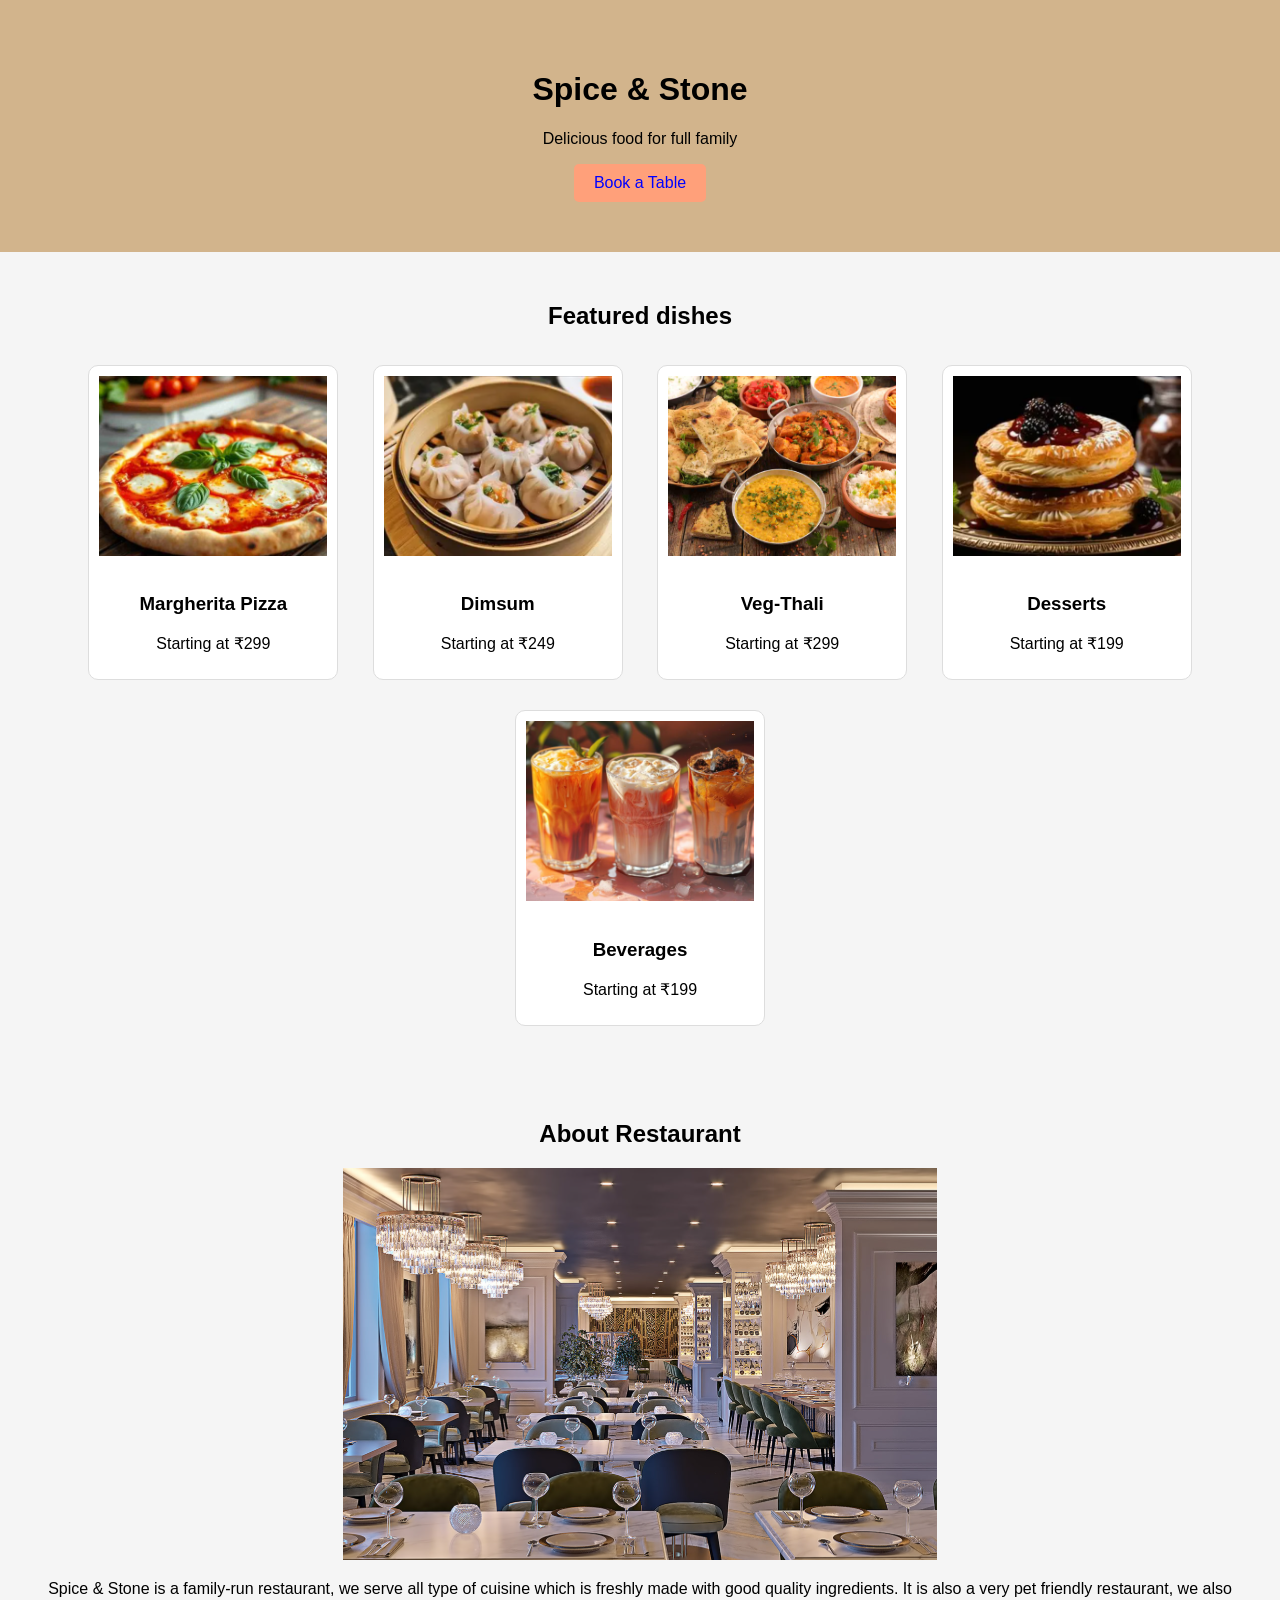
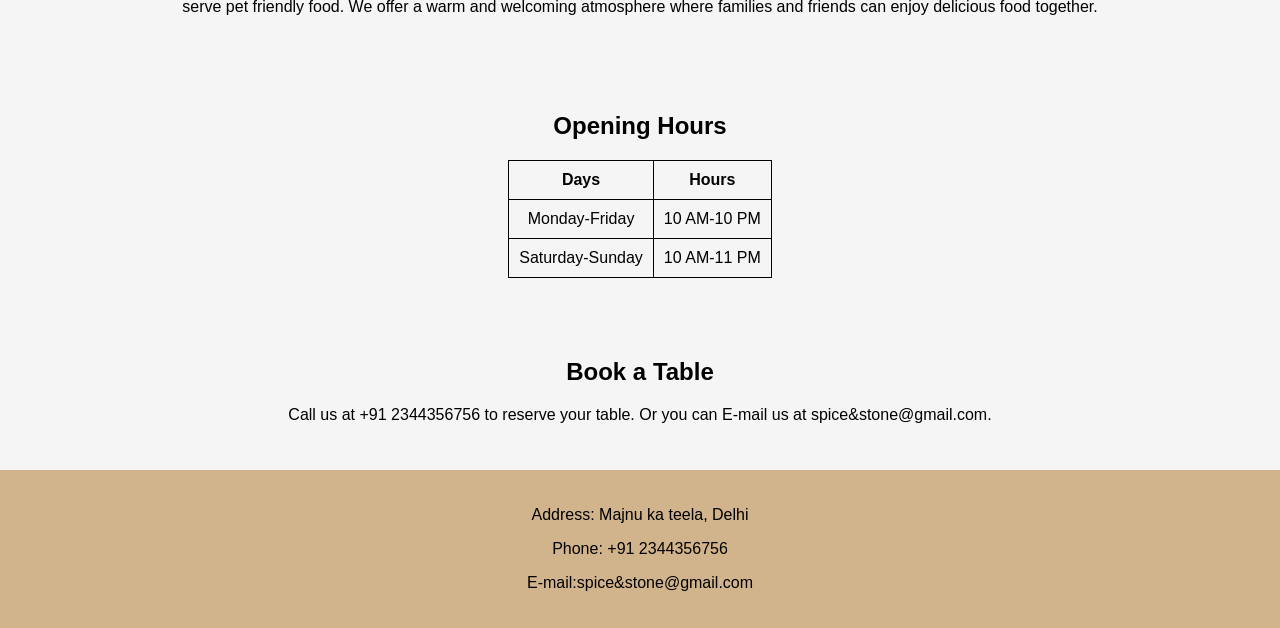
<file: index.html>
<!DOCTYPE html>
<html lang="en">
<head>
    <meta charset="UTF-8">
    <meta name="viewport" content="width=device-width, initial-scale=1.0">
    <title>Spice & Stone</title>
    <link rel="stylesheet" href="styles.css">
</head>
<body>
 <header>
    <h1>Spice & Stone</h1>
    <p>
        Delicious food for full family
    </p>
    <a href="#booking">Book a Table</a>
</header>
<section>
    <h2>Featured dishes</h2>
    <div class="card">
        
        <img
        src="pizza.jpg.png"
        alt="Pizza">
        <h3>Margherita Pizza</h3>
        <p>Starting at &#8377;299</p>
    </div>
    <div class="card">
        <img
        src="chinese.png"
        alt="Dimsum">
        <h3>Dimsum</h3>
        <p>Starting at &#8377;249</p>
    </div>
    <div class="card">
        <img
        src="indian.png"
        alt="indian">
        <h3>Veg-Thali</h3>
        <p>Starting at &#8377;299</p>
        </div>
        <div class="card">
        <img
        src="cakes&pastries.png"
        alt="cakes">
        <h3>Desserts</h3>
        <p>Starting at &#8377;199</p>
        </div>
        <div class="card">
        <img
        src="beverages.jpg.png"
        alt="Drink">
        <h3>Beverages</h3>
        <p>Starting at &#8377;199</p>
    </div>
</section>
<section>
    <h2>About Restaurant</h2>
    <img
    src="restaurant.jpg.png"
    alt="Restaurant">
    <p>
       Spice & Stone is a family-run restaurant, we serve all type of cuisine which is freshly made with good quality ingredients.
       It is also a very pet friendly restaurant, we also serve pet friendly food.  
       We offer a warm and welcoming atmosphere where families and friends can enjoy delicious food together.
    </p>
</section>
<section>
    <h2>Opening Hours</h2>
    <table>
        <tr>
            <th>Days</th>
            <th>Hours</th>
        </tr>
        <tr>
            <td>Monday-Friday</td>
            <td>10 AM-10 PM</td>
        </tr>
        <tr>
            <td>Saturday-Sunday</td>
            <td>10 AM-11 PM</td>
        </tr>

    </table>

</section>
<section id="Booking">
    <h2>Book a Table</h2>
    <p>
        Call us at +91 2344356756 to reserve your table. Or you can E-mail us at spice&stone@gmail.com.

    </p>
</section>
<footer>
    <p>
        Address: Majnu ka teela, Delhi
    </p>
    <p>Phone: +91 2344356756</p>
    <p>E-mail:spice&stone@gmail.com</p>
</footer>

 
</body>
</html>
</file>
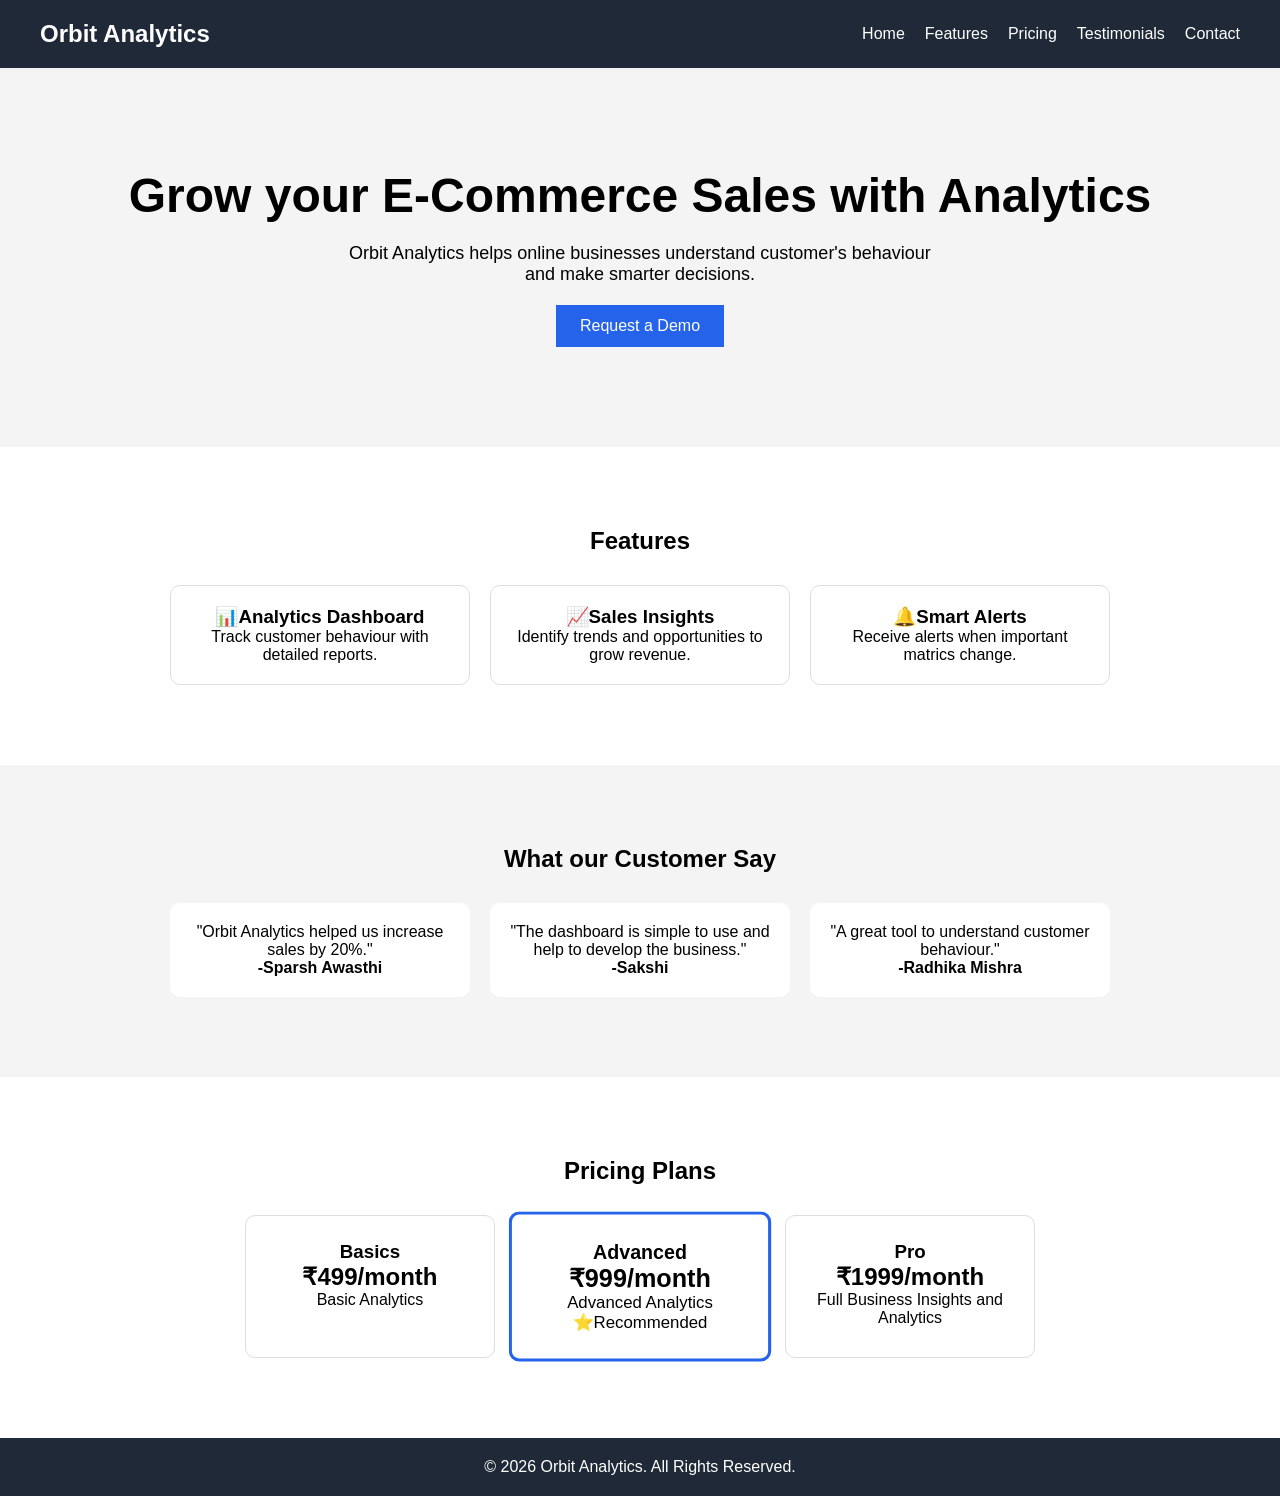
<file: startup-landing-page/index.html>
<!DOCTYPE html>
<html lang="en">
<head>
    <meta charset="UTF-8">
    <meta name="viewport" content="width=device-width, initial-scale=1.0">
    <title>Orbit Analytics</title>
    <link rel="stylesheet" href="style.css">
</head>
<body>
    <nav class="navbar">
        <h2>Orbit Analytics</h2>

        <ul class="nav-link">
            <li><a href="#">Home</a></li>
            <li><a href="#">Features</a></li>
            <li><a href="#">Pricing</a></li>
            <li><a href="#">Testimonials</a></li>
            <li><a href="#">Contact</a></li>
        </ul>
    </nav>
    <section class="hero">
        <h1>Grow your E-Commerce Sales with Analytics</h1>
        <p>Orbit Analytics helps online businesses understand customer's behaviour and make smarter decisions.</p>
        <a href="#" class="btn">Request a Demo</a>
    </section>
    <section class="Features">
        <h2>Features</h2>
        <div class="feature-container">
            <div class="feature-card">
                <h3>📊Analytics Dashboard</h3>
                <p>Track customer behaviour with detailed reports.</p>
            </div>
            <div class="feature-card">
                <h3>📈Sales Insights</h3>
                <p>Identify trends and opportunities to grow revenue.</p>
            </div>
            <div class="feature-card">
                <h3>🔔Smart Alerts</h3>
                <p>Receive alerts when important matrics change.</p>
            </div>
        </div>
    </section>
    <section class="Testimonials">
        <h2>What our Customer Say</h2>
        <div class="testimonials-container">
            <div class="testimonials-card">
                <p>"Orbit Analytics helped us increase sales by 20%."</p>
                <h4>-Sparsh Awasthi</h4>
            </div>
            <div class="testimonials-card">
                <p>"The dashboard is simple to use and help to develop the business."</p>
                <h4>-Sakshi</h4>
            </div>
            <div class="testimonials-card">
                <p>"A great tool to understand customer behaviour."</p>
                <h4>-Radhika Mishra</h4>
            </div>
        </div>
    </section>
    <section class="Pricing">
        <h2>Pricing Plans</h2>
        <div class="Pricing-container">
            <div class="price-card">
                <h3>Basics</h3>
                <h2>&#8377;499/month</h2>
                <p>Basic Analytics</p>
            </div>
            <div class="price-card recommended">
                <h3>Advanced</h3>
                <h2>&#8377;999/month</h2>
                <p>Advanced Analytics</p>
                <p>⭐Recommended</p>
            </div>
            <div class="price-card">
                <h3>Pro</h3>
                <h2>&#8377;1999/month</h2>
                <p>Full Business Insights and Analytics</p>
            </div>
        </div>
    </section>
    <footer class="footer">
        <p>&copy; 2026 Orbit Analytics. All Rights Reserved.</p>
    </footer>
</body>
</html>
</file>
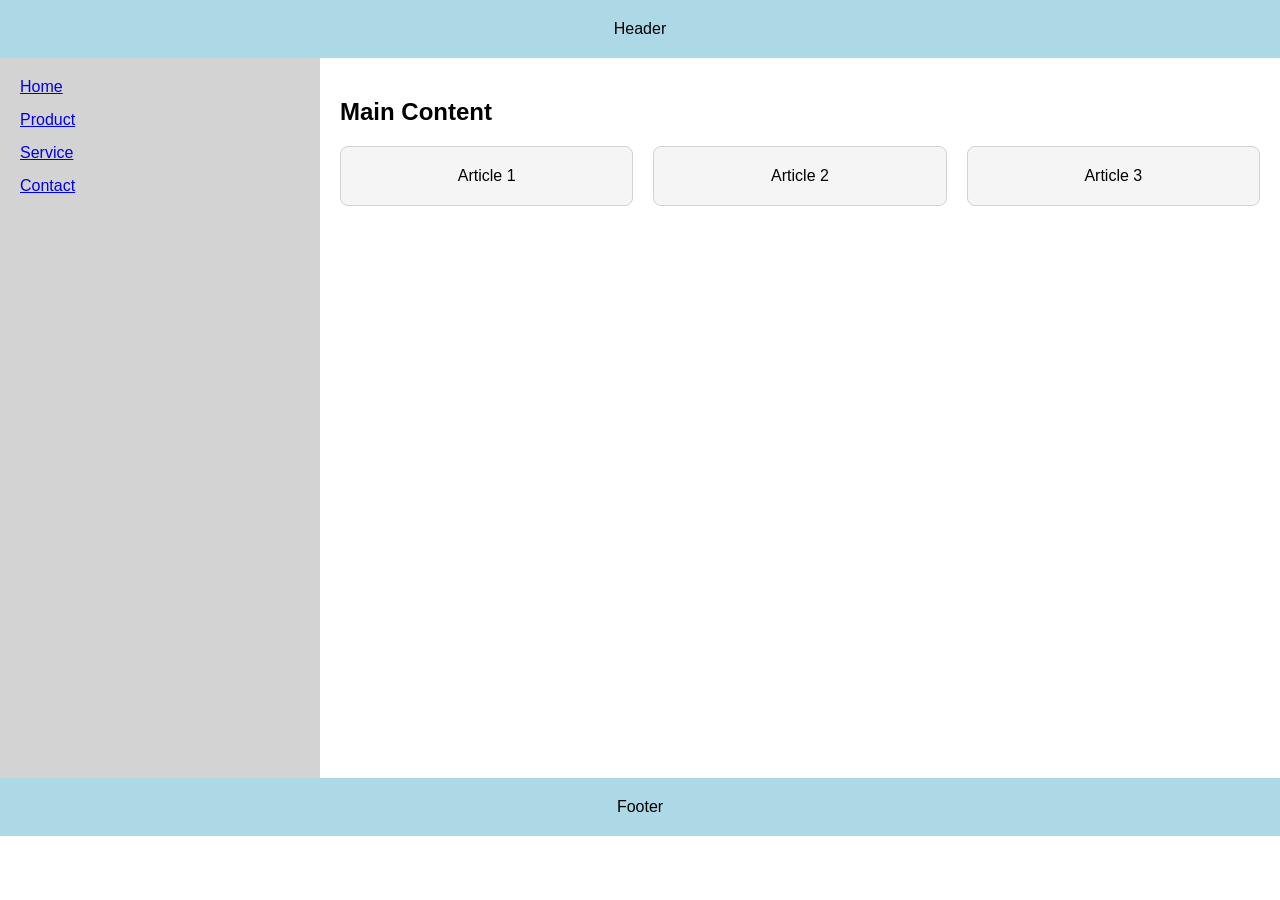
<file: layout.html>
<!DOCTYPE html>
<html lang="en">
<head>
    <meta charset="UTF-8">
    <meta name="viewport" content="width=device-width, initial-scale=1.0">
    <title>Layout</title>
    <link rel="stylesheet" href="layout.css">
</head>
<body>
    <header>Header</header>
    <div class="container">
        <aside class="sidebar">
            <a href="#">Home</a>
            <a href="#">Product</a>
            <a href="#">Service</a>
            <a href="#">Contact</a>
        </aside>
        <main class="content">
            <h2>Main Content</h2>
            <div class="articles">
                <div class="article-card">Article 1</div>
                <div class="article-card">Article 2</div>
                <div class="article-card">Article 3</div>
            </div>
        </main>
    </div>
    <footer>Footer</footer>
</body>
</html>
</file>
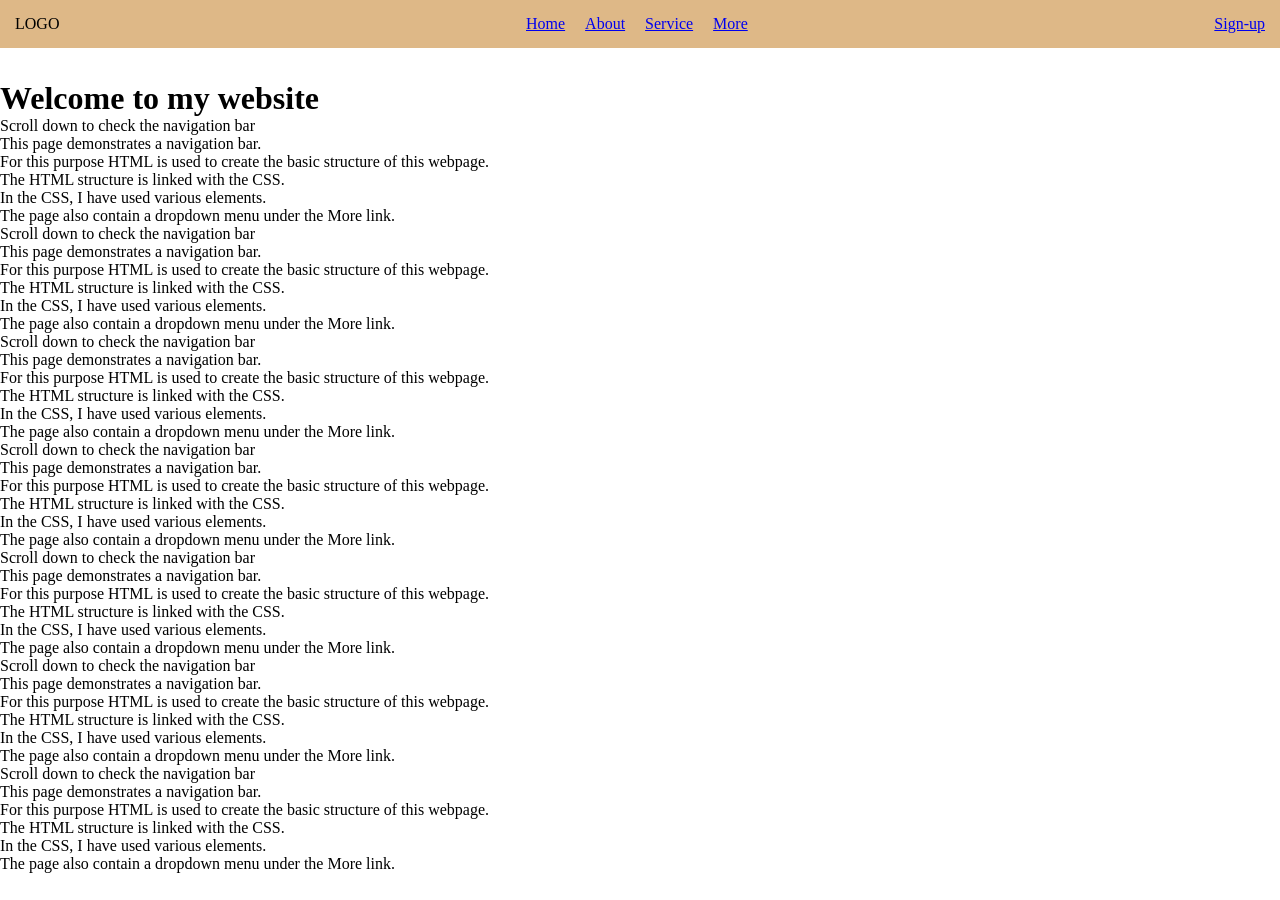
<file: nav.html>
<!DOCTYPE html>
<html lang="en">
<head>
    <meta charset="UTF-8">
    <meta name="viewport" content="width=device-width, initial-scale=1.0">
    <title>Navigation Bar</title>
    <link rel="stylesheet" href="nav.css">
</head>
<body>
    <nav>
        <div class="logo">
            LOGO
        </div>
        <ul class="Navigation-links">
            <li><a href="#">Home</a></li>
            <li><a href="#">About</a></li>
            <li><a href="#">Service</a></li>
            <li class="dropdown">
                <a href="#">More</a>
                <ul class="dropdown-menu">
                    <li><a href="#">Blog</a></li>
                    <li><a href="#">Career</a></li>
                    <li><a href="#">Contact</a></li>
                </ul>
            </li>
        </ul>
        <a href="#" class="CTA-Button">Sign-up</a>
    </nav>
    <h1>Welcome to my website</h1>
    <p>Scroll down to check the navigation bar</p>
    <p>This page demonstrates a navigation bar.</p>
    <p>For this purpose HTML is used to create the basic structure of this webpage.</p>
    <p>The HTML structure is linked with the CSS.</p>
    <p>In the CSS, I have used various elements.</p>
    <p>The page also contain a dropdown menu under the More link.</p>
    <p>Scroll down to check the navigation bar</p>
    <p>This page demonstrates a navigation bar.</p>
    <p>For this purpose HTML is used to create the basic structure of this webpage.</p>
    <p>The HTML structure is linked with the CSS.</p>
    <p>In the CSS, I have used various elements.</p>
    <p>The page also contain a dropdown menu under the More link.</p>
    <p>Scroll down to check the navigation bar</p>
    <p>This page demonstrates a navigation bar.</p>
    <p>For this purpose HTML is used to create the basic structure of this webpage.</p>
    <p>The HTML structure is linked with the CSS.</p>
    <p>In the CSS, I have used various elements.</p>
    <p>The page also contain a dropdown menu under the More link.</p>
    <p>Scroll down to check the navigation bar</p>
    <p>This page demonstrates a navigation bar.</p>
    <p>For this purpose HTML is used to create the basic structure of this webpage.</p>
    <p>The HTML structure is linked with the CSS.</p>
    <p>In the CSS, I have used various elements.</p>
    <p>The page also contain a dropdown menu under the More link.</p>
    <p>Scroll down to check the navigation bar</p>
    <p>This page demonstrates a navigation bar.</p>
    <p>For this purpose HTML is used to create the basic structure of this webpage.</p>
    <p>The HTML structure is linked with the CSS.</p>
    <p>In the CSS, I have used various elements.</p>
    <p>The page also contain a dropdown menu under the More link.</p>
    <p>Scroll down to check the navigation bar</p>
    <p>This page demonstrates a navigation bar.</p>
    <p>For this purpose HTML is used to create the basic structure of this webpage.</p>
    <p>The HTML structure is linked with the CSS.</p>
    <p>In the CSS, I have used various elements.</p>
    <p>The page also contain a dropdown menu under the More link.</p>
    <p>Scroll down to check the navigation bar</p>
    <p>This page demonstrates a navigation bar.</p>
    <p>For this purpose HTML is used to create the basic structure of this webpage.</p>
    <p>The HTML structure is linked with the CSS.</p>
    <p>In the CSS, I have used various elements.</p>
    <p>The page also contain a dropdown menu under the More link.</p>
</body>
</html>
</file>
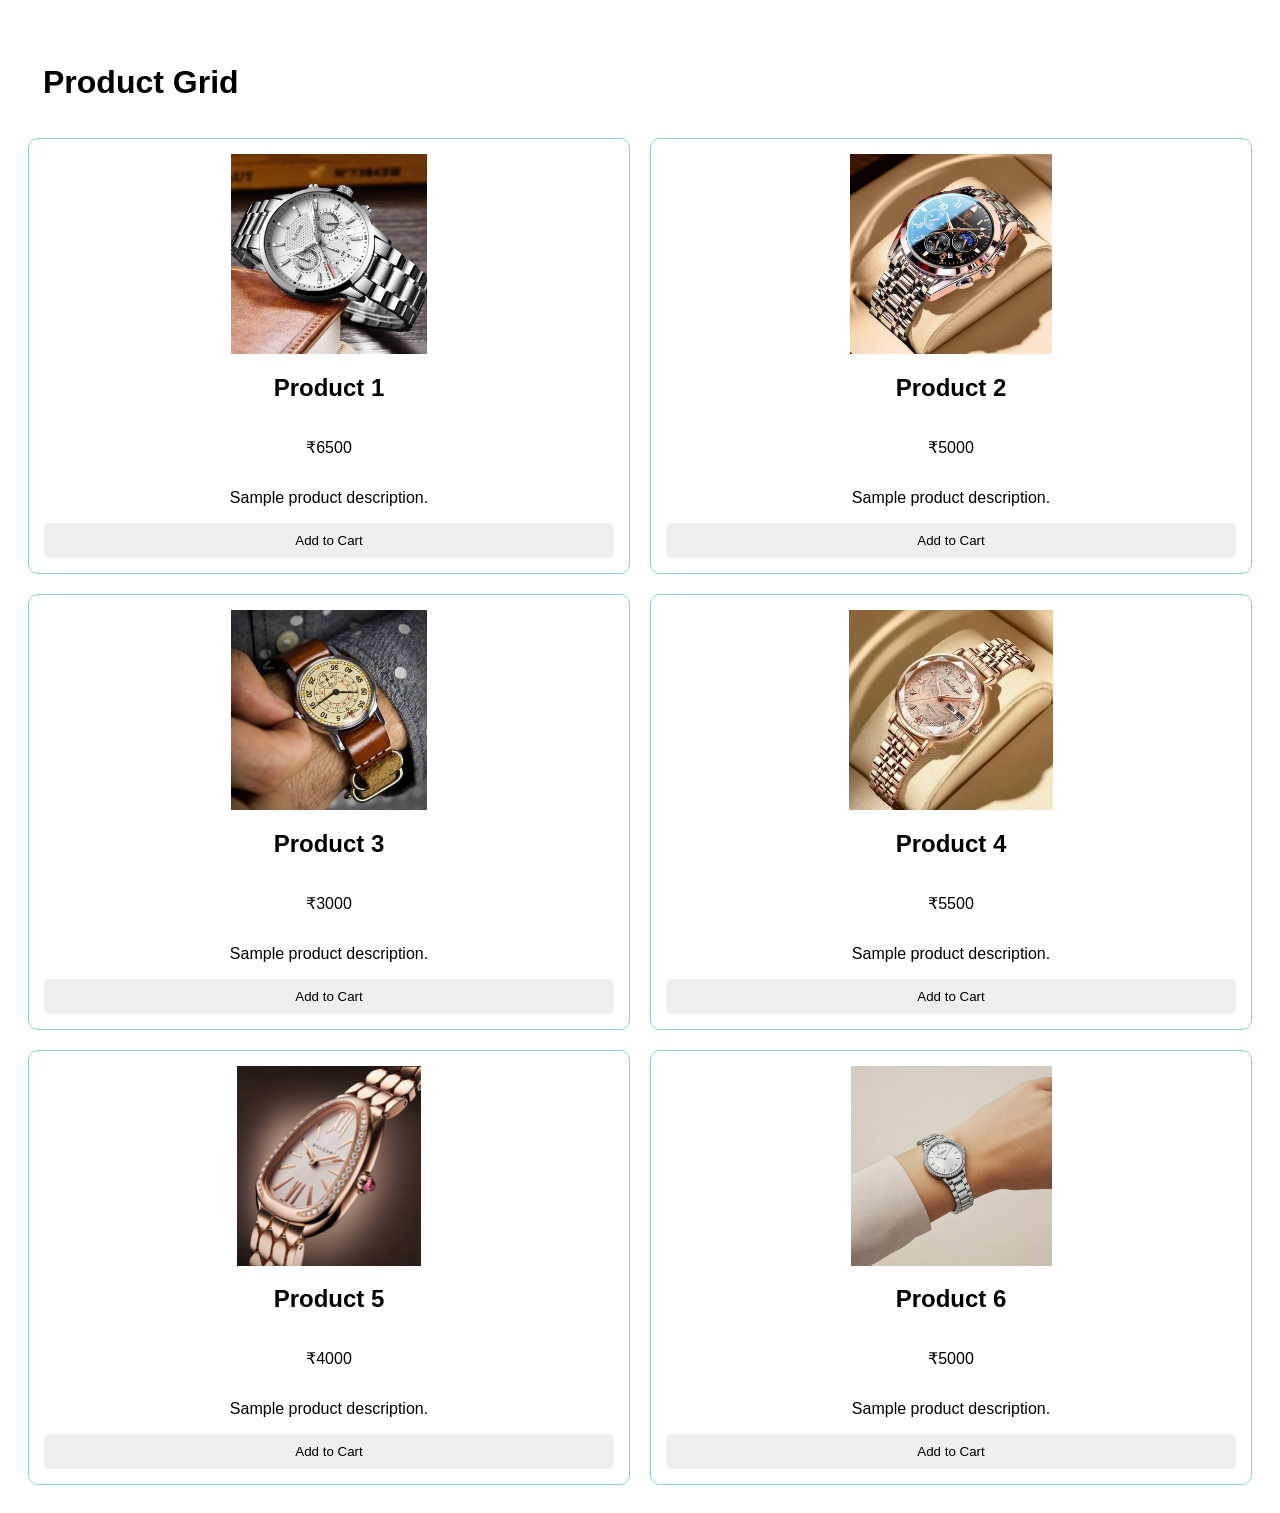
<file: products.html>
<!DOCTYPE html>
<html lang="en">
<head>
    <meta charset="UTF-8">
    <meta name="viewport" content="width=device-width, initial-scale=1.0">
    <title>Products</title>
    <link rel="stylesheet" href="products.css">
</head>
<body>
    <header>
    <h1>
        Product Grid
    </h1>
    </header>
    <div class="Product-grid">
        <div class="card">
            <img src="watch.jpg.png" alt="Product">
            <h2>Product 1</h2>
            <p>&#8377;6500</p>
            <p>Sample product description.</p>
            <button>Add to Cart</button>
        </div>
         <div class="card">
            <img src="watch2.jpg.png" alt="Product">
            <h2>Product 2</h2>
            <p>&#8377;5000</p>
            <p>Sample product description.</p>
            <button>Add to Cart</button>
        </div>
         <div class="card">
            <img src="watch3.jpg.png" alt="Product">
            <h2>Product 3</h2>
            <p>&#8377;3000</p>
            <p>Sample product description.</p>
            <button>Add to Cart</button>
        </div>
         <div class="card">
            <img src="watch5.jpg.png" alt="Product">
            <h2>Product 4</h2>
            <p>&#8377;5500</p>
            <p>Sample product description.</p>
            <button>Add to Cart</button>
        </div>
         <div class="card">
            <img src="watch4.jpg.png" alt="Product">
            <h2>Product 5</h2>
            <p>&#8377;4000</p>
            <p>Sample product description.</p>
            <button>Add to Cart</button>
         </div>
             <div class="card">
            <img src="watch6.jpg.png" alt="Product">
            <h2>Product 6</h2>
            <p>&#8377;5000</p>
            <p>Sample product description.</p>
            <button>Add to Cart</button>
        </div>
    </div>
</body>
</html>
</file>
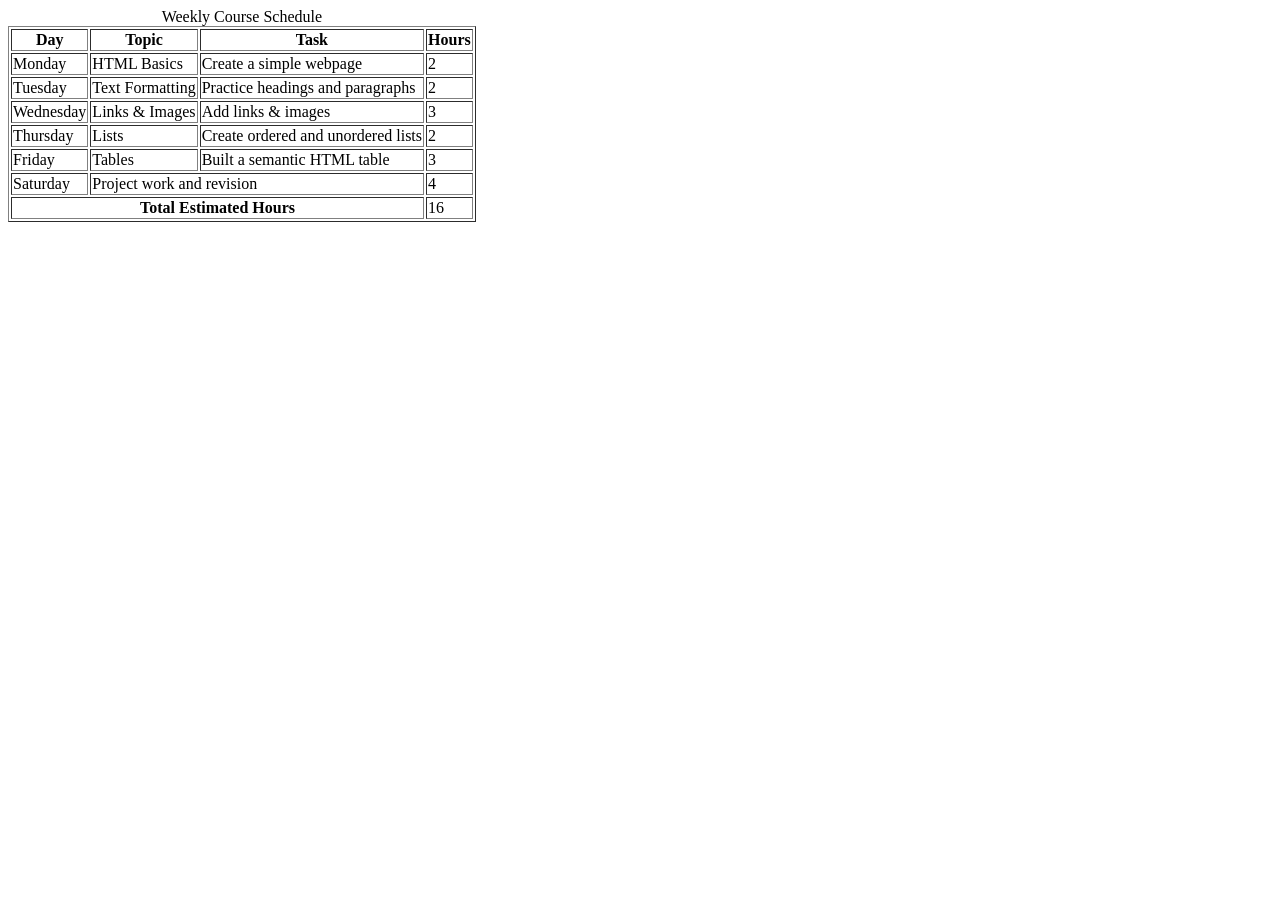
<file: table.html>
<!DOCTYPE html>
<html lang="en">
<head>
    <meta charset="UTF-8">
    <meta name="viewport" content="width=device-width, initial-scale=1.0">
    <title>Weekly Course Schedule</title>
</head>
<body>
  <table border="1">
    <caption>Weekly Course Schedule</caption>
    <thead>
        <tr>
            <th scope="col">Day</th>
            <th scope="col">Topic</th>
            <th scope="col">Task</th>
            <th scope="col">Hours</th>
        </tr>
    </thead>
    <tbody>
        <tr>
            <td>Monday</td>
            <td>HTML Basics</td>
            <td>Create a simple webpage</td>
            <td>2</td>
        </tr>
        <tr>
             <td>Tuesday</td>
            <td>Text Formatting</td>
            <td>Practice headings and paragraphs</td>
            <td>2</td>
        </tr>
        <tr>
            <td>Wednesday</td>
            <td>Links & Images</td>
            <td>Add links & images</td>
            <td>3</td>
        </tr>
        <tr>
            <td>Thursday</td>
            <td>Lists</td>
            <td>Create ordered and unordered lists</td>
            <td>2</td>
        </tr>
        <tr>
            <td>Friday</td>
            <td>Tables</td>
            <td>Built a semantic HTML table</td>
            <td>3</td>
        </tr>
        <tr>
            <td>Saturday</td>
            <td colspan="2">Project work and revision</td>
            <td>4</td>
        </tr>
    </tbody>
    <tfoot>
        <tr>
            <th colspan="3" scope="row">Total Estimated Hours</th>
            <td>16</td>
        </tr>
    </tfoot>
  </table>  
</body>
</html>
</file>
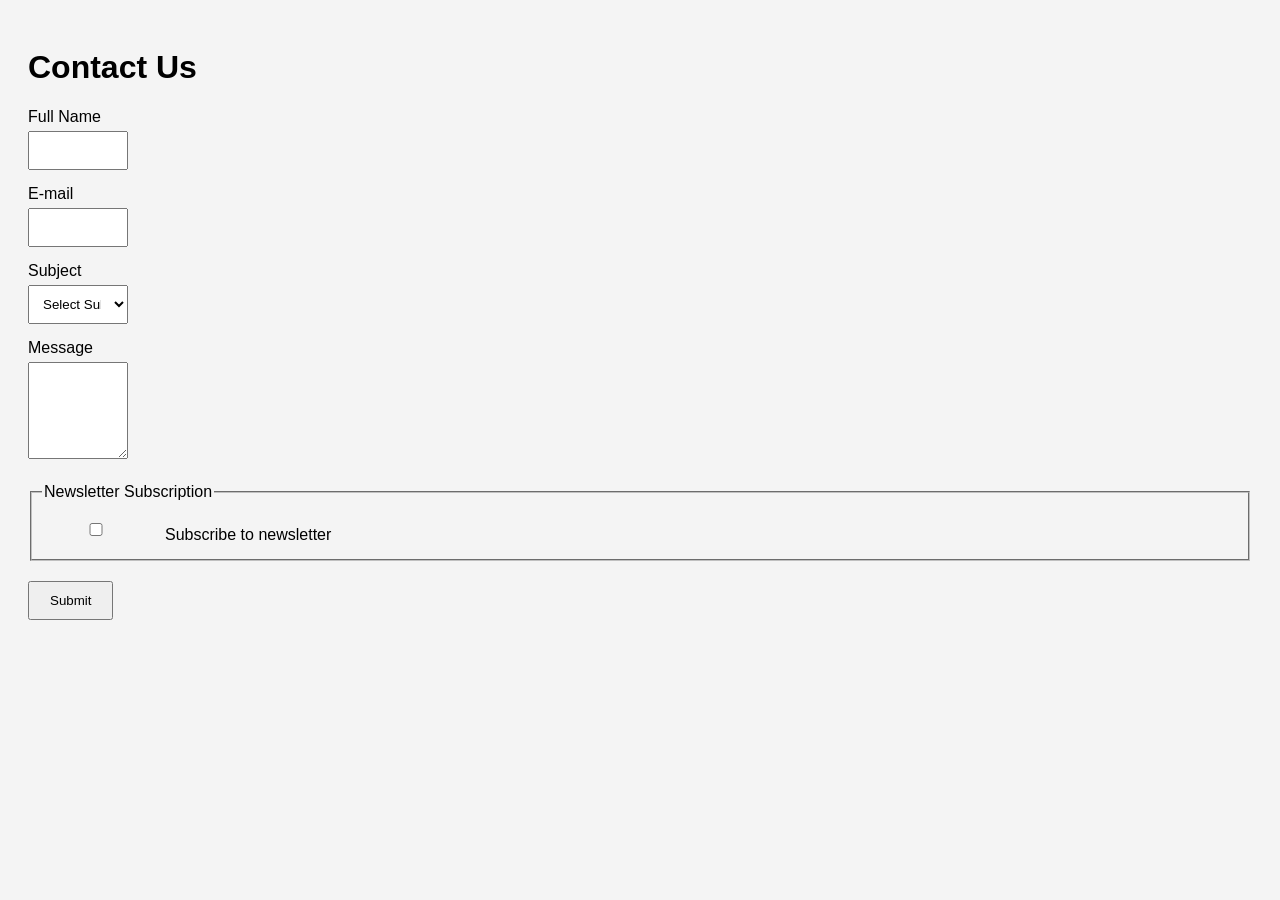
<file: startup-landing-page/form.html>
<!DOCTYPE html>
<html lang="en">
<head>
    <meta charset="UTF-8">
    <meta name="viewport" content="width=device-width, initial-scale=1.0">
    <title>Accessible Contact Form</title>
    <link rel="stylesheet" href="form.css">
</head>
<body>
    <div class="Container">
        <h1>Contact Us</h1>
        <form id="contactForm">
            <label for="fullname">Full Name</label>
            <input
            type="text"
            id="fullname"
            name="fullname"
            aria-required="true"
            required
            >
            <label for="email">E-mail</label>
            <input
            type="email"
            id="email"
            name="email"
            aria-required="true"
            required
            >
            <label for="subject">Subject</label>
            <select
            id="subject"
            name="subject"
            aria-required="true"
            required
            >
            <option value="">Select Subject</option>
            <option value="support">Support</option>
            <option value="feedback">Feedback </option>
            <option value="sales">Sales</option>
            <option value="other">Other</option>
            </select>
            <label for="message">Message</label>
            <textarea
            id="message"
            name="message"
            rows="5"
            aria-required="true"
            required
            ></textarea>
            <fieldset>
                <legend>Newsletter Subscription</legend>
                <div class="checkbox-group">
                <input
                type="checkbox"
                id="newsletter"
                name="newsletter"
                >
                <label for="newsletter">Subscribe to newsletter</label>
                </div>
            </fieldset>
            <button type="submit">Submit</button>
        </form>
        <div id="success-message"
        class="success-message">
            Form submitted successfully!
        </div>
    </div>
    <script src="form.js"></script>
</body>
</html>
</file>
<file: styles.css>
*,
*::before,
*::after{
    box-sizing: border-box;
}
body{
    margin: 0;
    font-family: Arial, Helvetica, sans-serif;
    background-color: whitesmoke;
    text-align: center;
}
/* Base font size assumed to be : 16px */
a{
    color: blue;
}
header{
    background-color: tan;
    padding: 50px 20px;
}
/* /It fixed the specificity by using a more specific selector instead of overrides */
header a{
    display: inline-block;
    background-color: lightsalmon;
    padding: 10px 20px;
    text-decoration: none;
    border-radius: 5px;
}
section{
    padding: 30px;
}
.card{
    display: inline-block;
    width: 250px;
    margin: 15px;
    vertical-align: top;
    background: white;
    border: 1px solid #ddd;
    border-radius: 10px;
    padding: 10px;
}
.card img{
    width: 100%;
    height: 180px;
    object-fit: cover;
    margin-bottom: 15px;
}
table{
    margin: auto;
    border-collapse: collapse;
}
th,
td{
    border: 1px solid black;
    padding: 10px;
}
footer{
    background-color: tan;
    padding: 20px;
}
/* No ID selector was used for styling purpose, classes and element selector were used instead. */
.about{
    margin-top: 50px;
}
a:focus-visible{
    outline: 3px skyblue;
    outline-offset: 2px ;
}
</file>
<file: startup-landing-page/style.css>
*{
    margin: 0;
    padding: 0;
    box-sizing: border-box;
}
body{
    font-family: Arial, Helvetica, sans-serif;
}
.navbar{
    display: flex;
    justify-content: space-between;
    align-items: center;
    padding: 20px 40px;
    background-color: #1f2937;
    color: white;
    position: sticky;
    top: 0;
}
.nav-link{
    display: flex;
    list-style: none;
    gap: 20px;
    margin: 0;
    padding: 0;
}
.nav-link a{
    color: white;
    text-decoration: none;
}
.hero{
    display: flex;
    flex-direction: column;
    justify-content: center;
    align-items: center;
    text-align: center;
    padding: 100px 20px;
    background-color: #f4f4f4;
}
.hero h1{
    font-size: 48px;
    margin-bottom: 20px;
}
.hero p{
    max-width: 600px;
    margin-bottom: 20px;
    font-size: 18px;
}
.btn{
    background-color: #2563eb;
    color: white;
    text-decoration: none;
    padding: 12px 24px;
    border-radius: 5pxS;
}
.Features{
    padding: 80px 20px;
    text-align: center;
}
.feature-container{
    display: flex;
    justify-content: center;
    gap: 20px;
    margin-top: 30px;
}
.feature-card{
    border: 1px solid #ddd;
    padding: 20px;
    width: 300px;
    border-radius: 10px;
    box-shadow: 0 2px 5px rgba(0,0,0,0,1);
}
.Testimonials{
    padding: 80px 20px;
    text-align: center;
    background: #f4f4f4;
}
.testimonials-container{
    display: flex;
    justify-content: center;
    gap: 20px;
    margin-top: 30px;
}
.testimonials-card{
    background: white;
    padding: 20px;
    width: 300px;
    border-radius: 10px;
    box-shadow: 0 2px 5px rgba(0,0,0,0,1);
}
.Pricing{
    padding: 80px 20px;
    text-align: center; 
}
.Pricing-container{
    display: flex;
    justify-content: center;
    gap: 20px;
    margin-top: 30px;
}
.price-card{
    border: 1px solid #ddd;   
    padding: 25px;
    width: 250px;
    border-radius: 10px;
    box-shadow: 0 2px 5px rgba(0,0,0,0,1);
}
.recommended{
    border: 3px solid #2563eb;
    transform: scale(1.05);
}
.footer{
    background-color: #1f2937;
    color: white;
    text-align: center;
    padding: 20px;
}
@media (max-width:768px){
    .feature-container,
    .testimonials-container,
    .Pricing-container{
        flex-direction: column;
        align-items: center;
    }
    .hero h1{
        font-size: 36px;
    }
    .navbar{
        flex-direction: column;
        gap: 15px;
    }
}
@media (max-width:375px){
    .hero h1{
        font-size: 28px;
    }
    .nav-link{
        flex-direction: column;
        justify-content: center;
        gap: 10px;
    }
    .feature-card,
    .testimonials-card,
    .price-card{
        width: 90%;
    }
}
</file>
<file: layout.css>
body{
    margin: 0;
    font-family: Arial, Helvetica, sans-serif;
}
header,
footer{
    background-color: lightblue;
    padding: 20px;
    text-align: center;
}
.container{
    display: flex;
    min-height: 80vh;
}
.sidebar{
    width: 280px;
    background-color: lightgray;
    padding: 20px;
    display: flex;
    flex-direction: column;
    gap: 15px;
}
.content{
    flex: 1;
    padding: 20px;
}
.articles{
    display: flex;
    gap: 20px;
    margin-top: 20px;
}
.article-card{
    flex: 1;
    border: 1px solid lightgray;
    padding: 20px;
    border-radius: 8px;
    text-align: center;
    background-color: whitesmoke;
}
</file>
<file: nav.css>
*{
    margin: 0;
    padding: 0;
    box-sizing: border-box;
}
@media (max-width:600px){
    nav{
        flex-direction: column;
    }
    .Navigation-links{
        flex-direction: column;
        align-items: center;
    }
}
.Navigation-links li{
display: inline-block;
}
.dropdown-menu{
    display:none;
}
.dropdown:hover .dropdown-menu{
    display: block;
}
.dropdown{
    position: relative;
}
.dropdown-menu{
    display: none;
    position: absolute;
}
.Navigation-links,
.dropdown-menu{
    list-style: none;
}
.Navigation-links{
    display: flex;
    gap: 20px;
    flex-grow: 1; 
    /* links can use extra space */
    flex-shrink: 1;
    /* limks can shrink or reduce screen */
    flex-basis:auto;
    /* start from content size */
    justify-content: center;
}
nav{
    position: fixed;
    top: 0;
    left: 0;
    width: 100%;
}
nav{
    position: fixed;
    top: 0;
    left: 0;
    width: 100%;
    background-color: burlywood;
    padding: 15px;
    display: flex;
    justify-content: space-between;
    align-items: center;
}
a:hover{
    background-color: beige;
}
a:focus-visible{
    outline: 3px solid blue;
}
.dropdown{
    position: relative;
}
.dropdown-menu{
    display: none;
    position: absolute;
    top: 100%;
    left: 0;
    background-color: antiquewhite;
    padding: 10px;
    margin-top: 5px;
}
body{
    padding-top: 80px;
}
</file>
<file: products.css>
body{
    font-family: Arial, Helvetica, sans-serif;
    padding: 20px;
}
.Product-grid{
    display: flex;
    flex-wrap: wrap;
    gap: 20px;
}
.card{
    flex: 1 1 280px;
    display: flex;
    flex-direction: column;
    border: 1px solid skyblue;
    padding: 15px;
    border-radius: 10px;
    box-shadow: 0 2px 8px rgba(0,0,0,0,2);
    text-align: center;
}
.card img{
    width: 100%;
    border-radius: 8px;
    height: 200px;
    object-fit: contain;
}
button {
    padding: 10px;
    width: 100%;
    border: none;
    border-radius: 5px;
    cursor: pointer;
}
header{
    position: sticky;
    top: 0;
    background-color: white;
    padding: 15px;
    z-index: 100;
}
/* desktop-3column */
.card{
    flex: 1 1 calc(33.33% - 20px);
}
/* tablet-2column */
@media(max-width: 1199px){
    .card{
        flex: 1 1 calc(50% - 20px);
    }
}
/* mobile-1column */
@media(max-width: 599px){
    .card{
        flex: 1 1 100%;
    }
}
</file>
<file: startup-landing-page/form.css>
body{
    font-family: Arial, Helvetica, sans-serif;
    background: #f4f4f4;
    padding: 20px;
}
.container{
    max-width: 500px;
    margin: auto;
    background: white;
    padding: 20px;
    border-radius: 10px;
}
label{
    display: block;
    margin-top: 15px;
    margin-bottom: 5px;
}
input,
select,
textarea{
    width: 100px;
    padding: 10px;
    box-sizing: border-box;
}
fieldset{
    margin-top: 20px;
    padding: 10px;
}
button{
    margin-top: 20px;
    padding: 10px 20px;
    cursor: pointer;
}
input:focus-visible,
select:focus-visible,
textarea:focus-visible,
button:focus-visible{
    outline: 3px solid blue;
    outline-offset: 2px;
}
.success-message{
    display: none;
    margin-top: 20px;
    padding: 15px;
    background: #d4edda;
    color: #155724;
    border-radius: 5px;
    opacity: 0;
    transition: opacity 0.3s ease;
}
.success-message.is-visible{
    display: block;
    opacity: 1;
}
fieldset label{
    display: inline;
    margin-left: 8px;
}
.checkbox-group{
    display: flex;
    align-items: center;
    gap: 8px;
}
</file>
